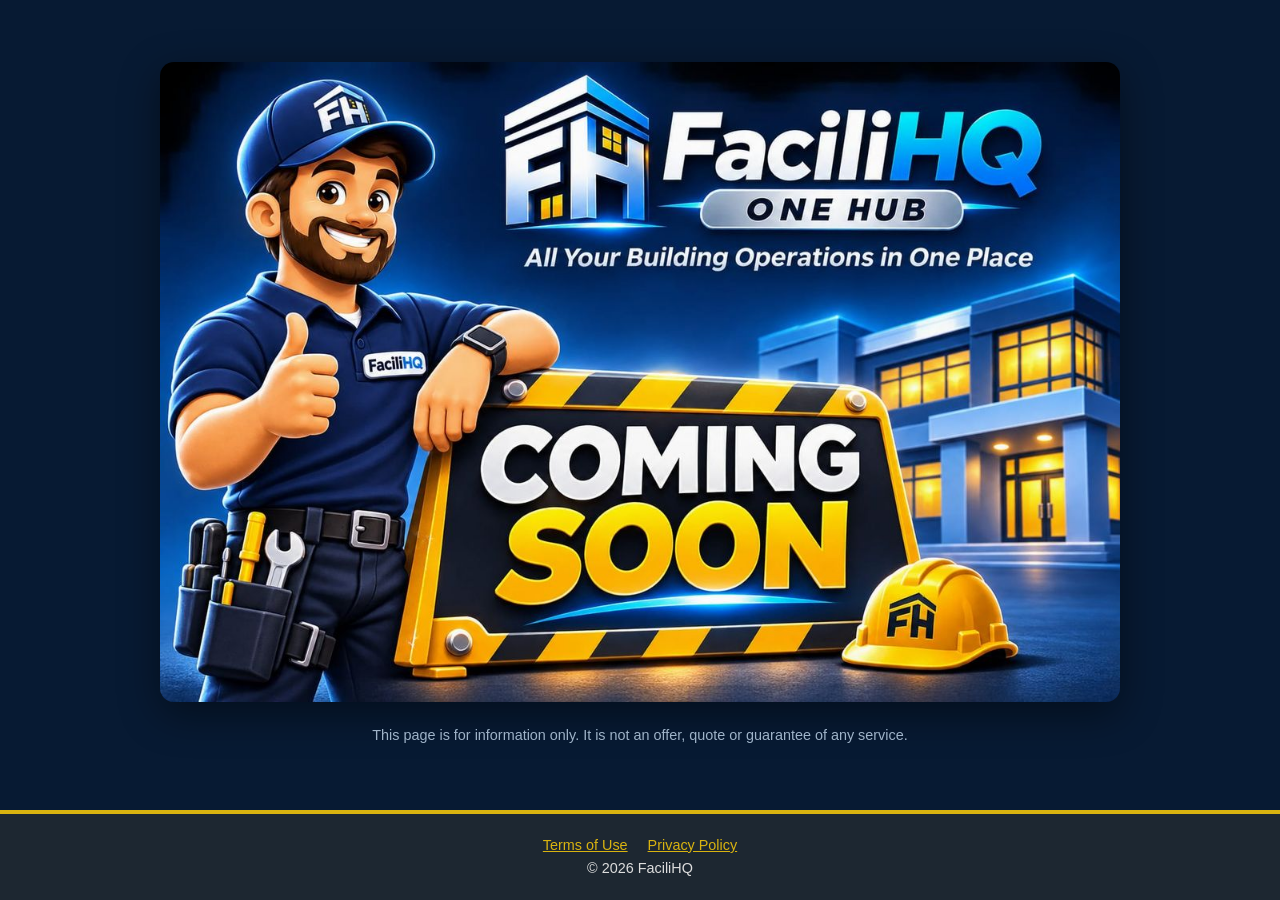
<file: index.html>
<!DOCTYPE html>
<html lang="en"><head><meta charset="utf-8"><meta name="viewport" content="width=device-width,initial-scale=1">
<title>FaciliHQ - New website coming soon</title>
<meta name="description" content="FaciliHQ website is under development."><meta name="robots" content="index,follow"><link rel="icon" href="favicon.ico" sizes="any"><link rel="icon" type="image/png" sizes="32x32" href="icon-32.png"><link rel="icon" type="image/png" sizes="16x16" href="icon-16.png"><link rel="apple-touch-icon" href="icon-180.png">
<style>
*{box-sizing:border-box}body{margin:0;font-family:Arial,Helvetica,sans-serif;color:#e8edf2;line-height:1.6;background:#071a33;display:flex;flex-direction:column;min-height:100vh}
main{flex:1;display:flex;flex-direction:column;align-items:center;justify-content:center;text-align:center;padding:36px 20px}
.hero{width:100%;max-width:960px;height:auto;border-radius:14px;display:block;box-shadow:0 12px 40px rgba(0,0,0,.45)}
.small{max-width:560px;font-size:.9rem;color:#9fb3c8;margin:22px auto 0}
a{color:#d9b310}
footer{background:#1d2731;color:#ddd;padding:20px;font-size:.9rem;text-align:center;border-top:4px solid #d9b310}footer a{color:#d9b310;margin:0 10px}
</style></head><body>
<main>
<img class="hero" src="coming-soon.jpg" alt="FaciliHQ - All your building operations in one place - coming soon" width="1200" height="800">
<p class="small">This page is for information only. It is not an offer, quote or guarantee of any service.</p>
</main>
<footer><a href="terms.html">Terms of Use</a><a href="privacy.html">Privacy Policy</a><br>&copy; 2026 FaciliHQ</footer>
</body></html>
</file>
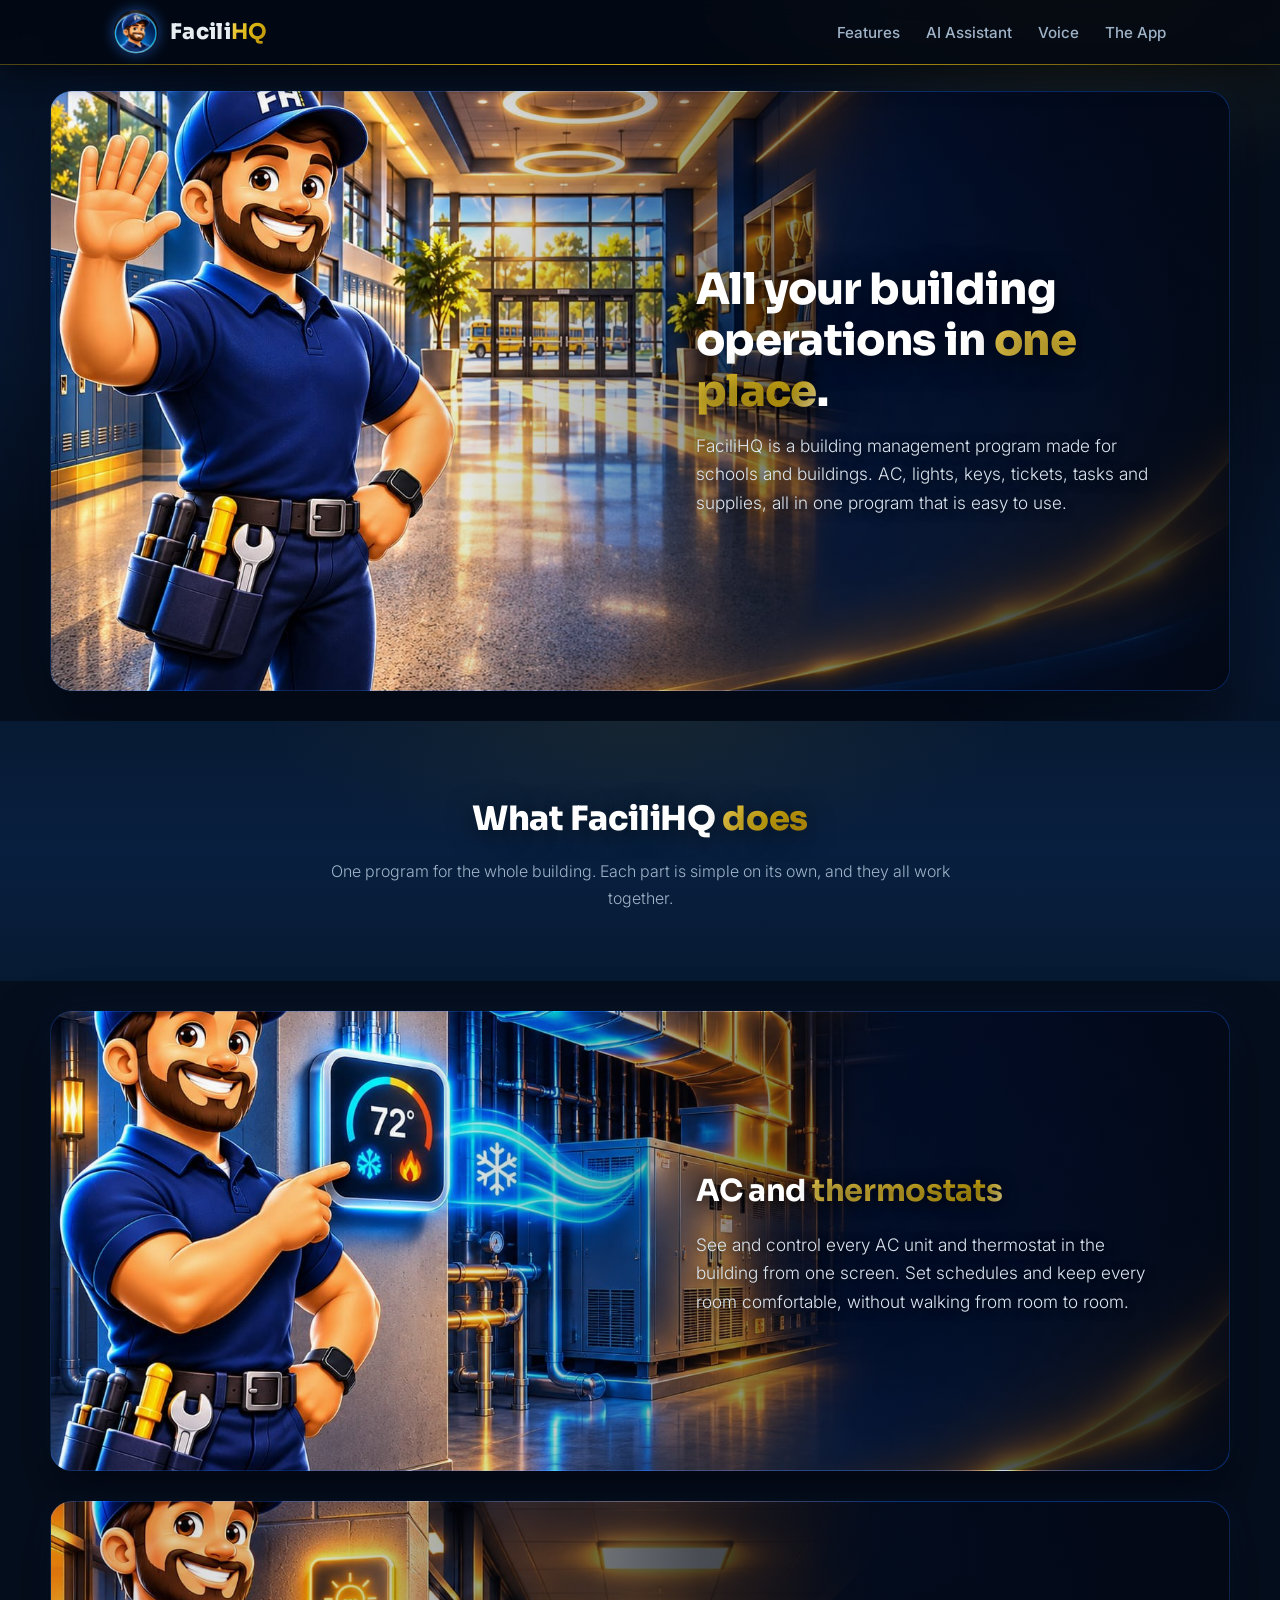
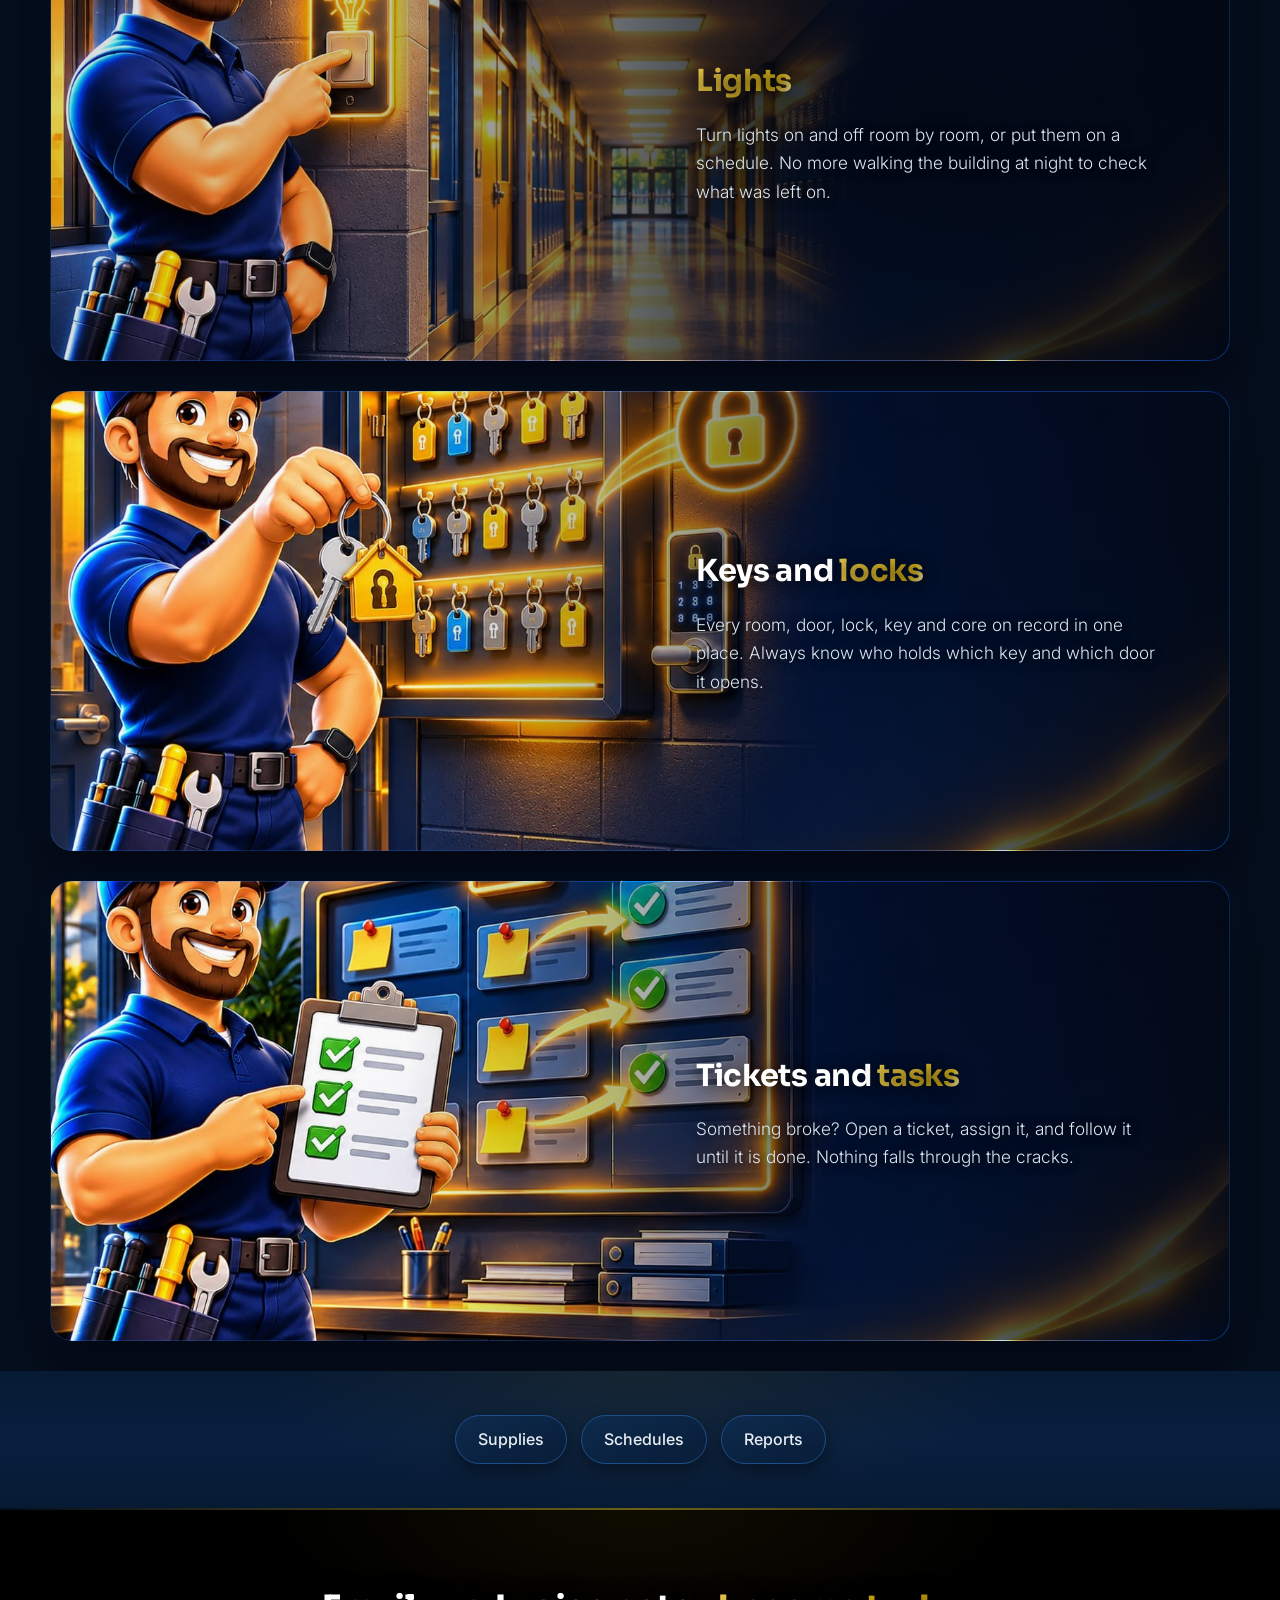
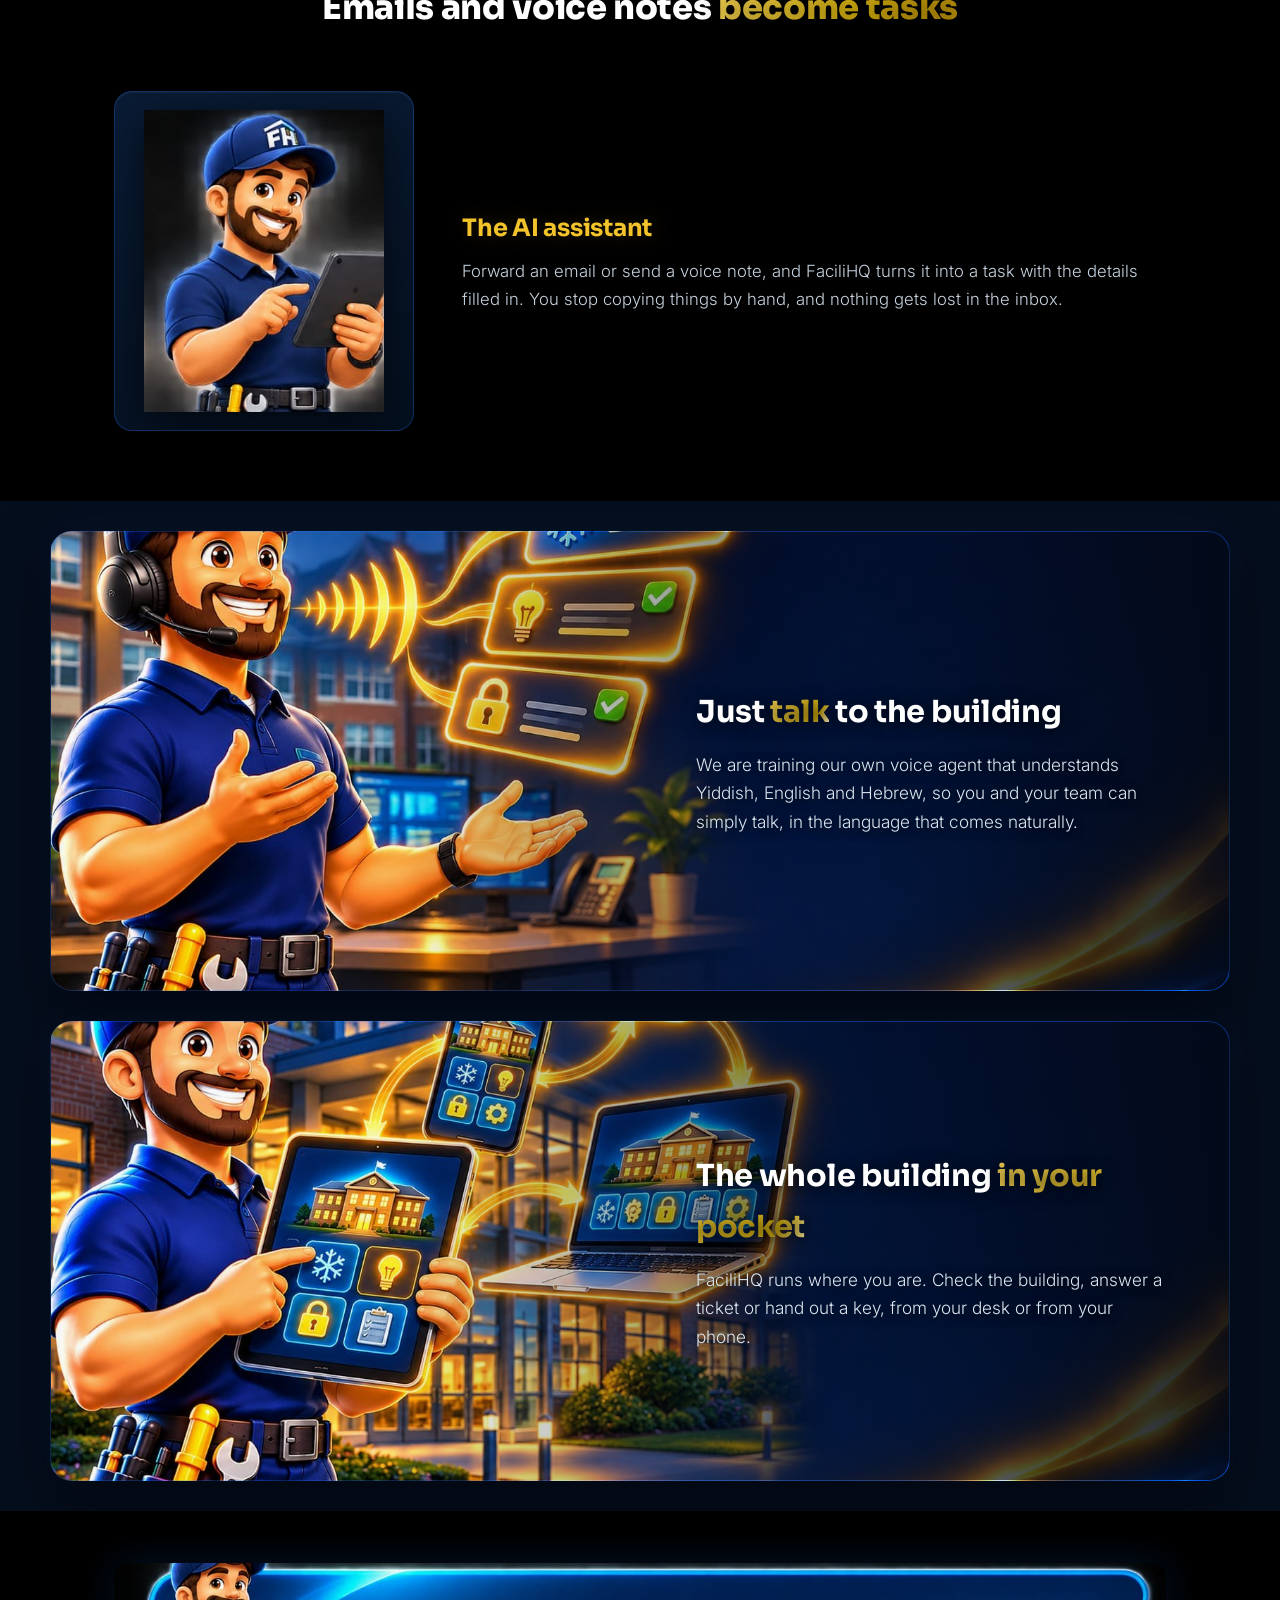
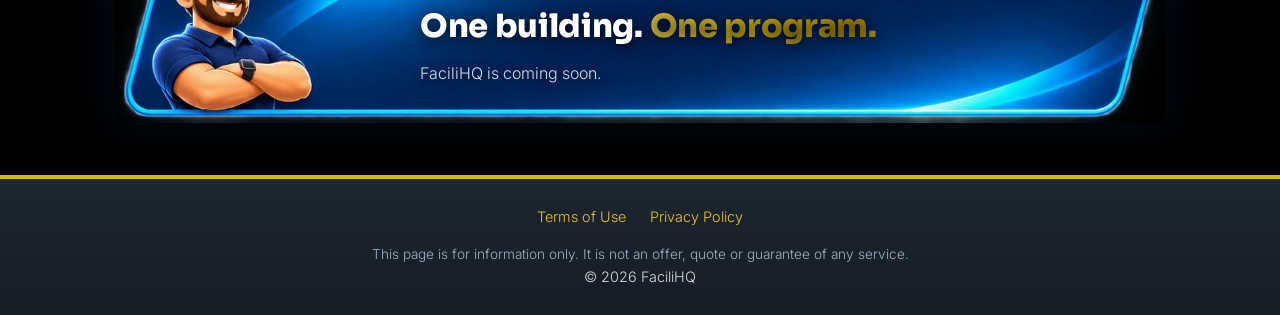
<file: preview-1a589e4327/index.html>
<!DOCTYPE html>
<html lang="en">
<head>
<meta charset="utf-8">
<meta name="viewport" content="width=device-width,initial-scale=1">
<title>FaciliHQ - All your building operations in one place</title>
<meta name="description" content="FaciliHQ is a building management program for schools and buildings: AC and thermostats, lights, keys and locks, tickets and tasks, supplies, an AI assistant and a voice agent.">
<meta name="robots" content="noindex, nofollow">
<link rel="icon" type="image/png" href="img/icon-round.png">
<link rel="preconnect" href="https://fonts.googleapis.com">
<link rel="preconnect" href="https://fonts.gstatic.com" crossorigin>
<link href="https://fonts.googleapis.com/css2?family=Sora:wght@600;700;800&family=Inter:wght@300;400;500;600&display=swap" rel="stylesheet">
<style>
*{box-sizing:border-box;margin:0;padding:0}
html{scroll-behavior:smooth}
body{font-family:'Inter',Arial,Helvetica,sans-serif;font-weight:300;color:#e8edf2;line-height:1.65;background:#050e1d;overflow-x:hidden}
img{display:block;max-width:100%}
.wrap{max-width:1100px;margin:0 auto;padding:0 24px;position:relative;z-index:2}
a{color:#f2c32b;text-decoration:none}

/* ---------- animated backdrop ---------- */
.bg-glow{position:fixed;inset:0;z-index:0;pointer-events:none;
  background:
    radial-gradient(700px 420px at 85% -5%, rgba(217,179,16,.13), transparent 60%),
    radial-gradient(800px 500px at -10% 30%, rgba(41,121,255,.12), transparent 60%),
    radial-gradient(700px 500px at 105% 70%, rgba(41,121,255,.09), transparent 60%),
    radial-gradient(600px 400px at 50% 105%, rgba(217,179,16,.08), transparent 60%);
  animation:bgDrift 22s ease-in-out infinite alternate}
@keyframes bgDrift{from{transform:translate3d(0,0,0) scale(1)}to{transform:translate3d(0,-30px,0) scale(1.06)}}

/* ---------- header ---------- */
header{background:rgba(3,8,18,.82);backdrop-filter:blur(10px);-webkit-backdrop-filter:blur(10px);
  border-bottom:1px solid rgba(217,179,16,.35);position:sticky;top:0;z-index:10;
  box-shadow:0 6px 30px rgba(0,0,0,.5)}
header::after{content:"";position:absolute;left:0;right:0;bottom:-1px;height:1px;
  background:linear-gradient(90deg,transparent,#d9b310,transparent);
  animation:goldLine 6s ease-in-out infinite}
@keyframes goldLine{0%,100%{opacity:.4}50%{opacity:1}}
header .wrap{display:flex;align-items:center;justify-content:space-between;padding-top:10px;padding-bottom:10px}
.brand{display:flex;align-items:center;gap:12px}
.brand img{width:44px;height:44px;border-radius:50%;box-shadow:0 0 14px rgba(41,121,255,.55);transition:box-shadow .3s}
.brand:hover img{box-shadow:0 0 22px rgba(217,179,16,.8)}
.brand span{font-family:'Sora',Arial,sans-serif;font-size:1.35rem;font-weight:800;letter-spacing:.3px;color:#e8edf2}
.brand span b{background:linear-gradient(120deg,#f6d454,#d9b310 55%,#b58a08);-webkit-background-clip:text;background-clip:text;color:transparent}
nav a{color:#9fb3c8;margin-left:22px;font-size:.95rem;font-weight:500;position:relative;transition:color .25s}
nav a::after{content:"";position:absolute;left:0;bottom:-4px;height:2px;width:0;background:linear-gradient(90deg,#f6d454,#d9b310);border-radius:2px;transition:width .3s;box-shadow:0 0 8px rgba(217,179,16,.8)}
nav a:hover{color:#f2c32b}
nav a:hover::after{width:100%}

/* ---------- scene sections ---------- */
section.scene{padding:0}
section.scene::before{inset:0;width:auto;height:auto;transform:none;border-radius:0}
.scene{position:relative;overflow:hidden;background-color:#02060e;background-size:cover;background-position:left center;background-repeat:no-repeat;
  min-height:460px;display:flex;align-items:center;
  width:calc(100% - 48px);max-width:1180px;margin:30px auto;
  border-radius:22px;border:1px solid rgba(41,121,255,.25);
  box-shadow:0 22px 55px rgba(0,0,0,.55),0 0 40px rgba(41,121,255,.07)}
.scene::before{content:"";position:absolute;inset:0;z-index:1;
  background:linear-gradient(90deg,rgba(3,8,18,.02) 30%,rgba(3,8,18,.5) 62%,rgba(3,8,18,.88) 100%)}
.scene .wrap{display:flex;justify-content:flex-end;width:100%}
.scene .txt{max-width:470px;padding:80px 0;text-shadow:0 2px 12px rgba(0,0,0,.85)}
.scene h3,.scene h1{color:#fff}
.scene h1{font-family:'Sora',Arial,sans-serif;font-weight:800;font-size:2.7rem;line-height:1.18;letter-spacing:-.015em;text-shadow:0 4px 30px rgba(0,0,0,.7)}
.scene h3{font-family:'Sora',Arial,sans-serif;font-weight:700;font-size:1.9rem;letter-spacing:-.01em;margin-bottom:12px;text-shadow:0 2px 16px rgba(0,0,0,.8)}
.scene h1 em,.scene h3 em{font-style:normal;background:linear-gradient(120deg,#f6d454,#d9b310 40%,#fff3c4 50%,#d9b310 60%,#b58a08);
  background-size:220% 100%;-webkit-background-clip:text;background-clip:text;color:transparent;animation:shine 5s linear infinite}
@keyframes shine{to{background-position:220% 0}}
.scene p{color:#dbe5ef;font-size:1.08rem;margin-top:14px}
.scene-img-mobile{display:none}
.scene.hero-scene{min-height:600px;margin-top:26px}
.scene.dim::before{background:linear-gradient(90deg,rgba(3,8,18,.12) 22%,rgba(3,8,18,.72) 55%,rgba(3,8,18,.95) 100%)}
.scene.dim .txt{background:radial-gradient(ellipse at center,rgba(3,8,18,.6),rgba(3,8,18,0) 72%);border-radius:24px}

/* ---------- plain sections ---------- */
section{padding:70px 0;position:relative;overflow:hidden}
section.dark{background:#000}
section.navy{background:linear-gradient(180deg,#071a33 0%,#081f3f 50%,#071a33 100%)}
section::before{content:"";position:absolute;left:50%;top:-140px;transform:translateX(-50%);width:760px;height:280px;
  background:radial-gradient(ellipse,rgba(217,179,16,.07),transparent 70%);pointer-events:none}
.divider{height:2px;border:0;background:linear-gradient(90deg,transparent,rgba(217,179,16,.5),transparent);position:relative;z-index:2}
h2{font-family:'Sora',Arial,sans-serif;font-weight:800;font-size:2.1rem;letter-spacing:-.01em;color:#fff;text-align:center;text-shadow:0 4px 26px rgba(0,0,0,.55)}
h2 em{font-style:normal;background:linear-gradient(120deg,#f6d454,#d9b310 55%,#b58a08);-webkit-background-clip:text;background-clip:text;color:transparent}
.sub{text-align:center;color:#9fb3c8;margin:12px auto 0;max-width:640px}

/* ---------- card row (AI assistant) ---------- */
.row{display:flex;align-items:center;gap:48px;margin-top:56px}
.row .pic{flex:0 0 300px;border-radius:18px;padding:18px;display:flex;justify-content:center;position:relative;
  background:linear-gradient(160deg,#0b1626,#02060e);
  border:1px solid rgba(41,121,255,.28);
  box-shadow:0 14px 40px rgba(0,0,0,.55),inset 0 1px 0 rgba(255,255,255,.05);
  transition:transform .35s ease,box-shadow .35s ease,border-color .35s ease}
.row .pic::after{content:"";position:absolute;inset:-1px;border-radius:18px;pointer-events:none;
  background:linear-gradient(140deg,rgba(217,179,16,.35),transparent 40%,transparent 60%,rgba(41,121,255,.3));
  opacity:0;transition:opacity .35s}
.row .pic:hover{transform:translateY(-8px) scale(1.02);border-color:rgba(217,179,16,.7);
  box-shadow:0 22px 55px rgba(0,0,0,.7),0 0 34px rgba(217,179,16,.28),0 0 60px rgba(41,121,255,.18)}
.row .pic:hover::after{opacity:1}
.row .pic img{width:240px;transition:transform .35s ease;filter:drop-shadow(0 10px 22px rgba(0,0,0,.6))}
.row .pic:hover img{transform:scale(1.05)}
section.dark .row .pic{background:linear-gradient(160deg,#0a1c36,#04101f)}
.row .txt{flex:1}
.row .txt h3{font-family:'Sora',Arial,sans-serif;font-weight:700;font-size:1.5rem;letter-spacing:-.01em;color:#f2c32b;margin-bottom:10px;text-shadow:0 0 22px rgba(217,179,16,.25)}
.row .txt p{color:#c6d2de;font-size:1.05rem}

/* ---------- chips ---------- */
.chips{display:flex;flex-wrap:wrap;gap:14px;justify-content:center}
.chips span{background:linear-gradient(160deg,#0d2a4d,#081d38);border:1px solid #1d4e89;color:#e8edf2;border-radius:999px;
  padding:10px 22px;font-size:1rem;font-weight:500;transition:transform .3s,box-shadow .3s,border-color .3s;box-shadow:0 6px 18px rgba(0,0,0,.4)}
.chips span:hover{transform:translateY(-4px);border-color:#d9b310;box-shadow:0 10px 26px rgba(0,0,0,.55),0 0 18px rgba(217,179,16,.35)}
.chips-band{padding:44px 0}

/* ---------- banner strip ---------- */
.strip{background:#000;padding:52px 0;position:relative}
.strip .frame{position:relative;max-width:1100px;margin:0 auto;padding:0 24px}
.strip img{width:100%;border-radius:14px;box-shadow:0 18px 50px rgba(0,0,0,.65),0 0 40px rgba(41,121,255,.18);
  transition:transform .4s ease,box-shadow .4s ease}
.strip .frame:hover img{transform:scale(1.012);box-shadow:0 22px 60px rgba(0,0,0,.75),0 0 55px rgba(217,179,16,.3)}
.strip .over{position:absolute;top:0;bottom:0;right:8%;left:30%;display:flex;flex-direction:column;justify-content:center;align-items:flex-start}
.strip .over h2{text-align:left;font-size:2rem;text-shadow:0 2px 14px rgba(0,0,0,.8)}
.strip .over p{color:#d3dfeb;margin-top:8px;text-shadow:0 2px 10px rgba(0,0,0,.8)}

/* ---------- footer ---------- */
footer{background:linear-gradient(180deg,#1d2731,#141c24);color:#ddd;padding:26px 20px;font-size:.9rem;text-align:center;
  border-top:4px solid #d9b310;box-shadow:0 -8px 30px rgba(0,0,0,.4);position:relative;z-index:2}
footer a{color:#f2c32b;margin:0 10px;transition:text-shadow .25s}
footer a:hover{text-shadow:0 0 12px rgba(217,179,16,.7)}
footer .small{max-width:560px;margin:14px auto 0;color:#9fb3c8;font-size:.85rem}

/* ---------- scroll-in reveal ---------- */
.reveal{opacity:0;transform:translateY(34px);transition:opacity .8s ease,transform .8s cubic-bezier(.22,.8,.3,1)}
.reveal.in{opacity:1;transform:none}
.reveal.d1{transition-delay:.08s}.reveal.d2{transition-delay:.16s}.reveal.d3{transition-delay:.24s}
@media(prefers-reduced-motion:reduce){
  *{animation:none!important;transition:none!important}
  .reveal{opacity:1;transform:none}
}

@media(max-width:820px){
  .scene{min-height:0;display:block;background-image:none!important;width:calc(100% - 28px);margin:18px auto}
  .scene.hero-scene{margin-top:14px}
  .scene::before{display:none}
  .scene-img-mobile{display:block;width:100%}
  .scene .wrap{padding:0}
  .scene .txt{max-width:none;text-align:center;padding:26px 24px 48px}
  .scene h1{font-size:2rem}
  .row{flex-direction:column;gap:24px;text-align:center}
  .row .pic{flex:0 0 auto}
  .strip .over{position:static;padding:18px 8px 0}
  .strip .over h2{text-align:center;width:100%}
  .strip img{display:none}
  .strip{padding:40px 0 0}
  nav{display:none}
}
</style>
</head>
<body>

<div class="bg-glow"></div>

<header>
  <div class="wrap">
    <div class="brand">
      <img src="img/icon-round.png" alt="FaciliHQ logo">
      <span>Facili<b>HQ</b></span>
    </div>
    <nav>
      <a href="#features">Features</a>
      <a href="#ai">AI Assistant</a>
      <a href="#voice">Voice</a>
      <a href="#app">The App</a>
    </nav>
  </div>
</header>

<section class="scene hero-scene reveal in" style="background-image:url('img/scene-welcome.jpg')" aria-label="Welcome">
  <img class="scene-img-mobile" src="img/scene-welcome.jpg" alt="The FaciliHQ building manager waving hello in a school lobby">
  <div class="wrap">
    <div class="txt">
      <h1>All your building operations in <em>one place</em>.</h1>
      <p>FaciliHQ is a building management program made for schools and buildings. AC, lights, keys, tickets, tasks and supplies, all in one program that is easy to use.</p>
    </div>
  </div>
</section>

<section class="navy" id="features">
  <div class="wrap">
    <h2 class="reveal">What FaciliHQ <em>does</em></h2>
    <p class="sub reveal d1">One program for the whole building. Each part is simple on its own, and they all work together.</p>
  </div>
</section>

<section class="scene reveal" style="background-image:url('img/scene-hvac.jpg')" aria-label="AC and thermostats">
  <img class="scene-img-mobile" src="img/scene-hvac.jpg" alt="Character pointing at a smart thermostat in the mechanical room">
  <div class="wrap">
    <div class="txt">
      <h3>AC and <em>thermostats</em></h3>
      <p>See and control every AC unit and thermostat in the building from one screen. Set schedules and keep every room comfortable, without walking from room to room.</p>
    </div>
  </div>
</section>

<section class="scene dim reveal" style="background-image:url('img/scene-lights.jpg')" aria-label="Lights">
  <img class="scene-img-mobile" src="img/scene-lights.jpg" alt="Character switching on the lights in a school hallway">
  <div class="wrap">
    <div class="txt">
      <h3><em>Lights</em></h3>
      <p>Turn lights on and off room by room, or put them on a schedule. No more walking the building at night to check what was left on.</p>
    </div>
  </div>
</section>

<section class="scene reveal" style="background-image:url('img/scene-keys.jpg')" aria-label="Keys and locks">
  <img class="scene-img-mobile" src="img/scene-keys.jpg" alt="Character holding keys in front of a glowing key cabinet">
  <div class="wrap">
    <div class="txt">
      <h3>Keys and <em>locks</em></h3>
      <p>Every room, door, lock, key and core on record in one place. Always know who holds which key and which door it opens.</p>
    </div>
  </div>
</section>

<section class="scene reveal" style="background-image:url('img/scene-tasks.jpg')" aria-label="Tickets and tasks">
  <img class="scene-img-mobile" src="img/scene-tasks.jpg" alt="Character with a checklist in front of a live tasks board">
  <div class="wrap">
    <div class="txt">
      <h3>Tickets and <em>tasks</em></h3>
      <p>Something broke? Open a ticket, assign it, and follow it until it is done. Nothing falls through the cracks.</p>
    </div>
  </div>
</section>

<section class="navy chips-band">
  <div class="wrap">
    <div class="chips reveal">
      <span>Supplies</span>
      <span>Schedules</span>
      <span>Reports</span>
    </div>
  </div>
</section>

<hr class="divider">

<section class="dark" id="ai">
  <div class="wrap">
    <h2 class="reveal">Emails and voice notes <em>become tasks</em></h2>
    <div class="row reveal d1">
      <div class="pic"><img src="img/pose-tablet.png" alt="Character holding a tablet"></div>
      <div class="txt">
        <h3>The AI assistant</h3>
        <p>Forward an email or send a voice note, and FaciliHQ turns it into a task with the details filled in. You stop copying things by hand, and nothing gets lost in the inbox.</p>
      </div>
    </div>
  </div>
</section>

<section class="scene reveal" id="voice" style="background-image:url('img/scene-voice.jpg')" aria-label="Voice agent">
  <img class="scene-img-mobile" src="img/scene-voice.jpg" alt="Character with a headset turning speech into checked-off tasks">
  <div class="wrap">
    <div class="txt">
      <h3>Just <em>talk</em> to the building</h3>
      <p>We are training our own voice agent that understands Yiddish, English and Hebrew, so you and your team can simply talk, in the language that comes naturally.</p>
    </div>
  </div>
</section>

<section class="scene reveal" id="app" style="background-image:url('img/scene-devices.jpg')" aria-label="The app">
  <img class="scene-img-mobile" src="img/scene-devices.jpg" alt="Character with a phone, tablet and laptop all connected to the cloud">
  <div class="wrap">
    <div class="txt">
      <h3>The whole building <em>in your pocket</em></h3>
      <p>FaciliHQ runs where you are. Check the building, answer a ticket or hand out a key, from your desk or from your phone.</p>
    </div>
  </div>
</section>

<div class="strip reveal">
  <div class="frame">
    <img src="img/banner-wide.png" alt="FaciliHQ banner">
    <div class="over">
      <h2>One building. <em>One program.</em></h2>
      <p>FaciliHQ is coming soon.</p>
    </div>
  </div>
</div>

<footer>
  <a href="/terms.html">Terms of Use</a>
  <a href="/privacy.html">Privacy Policy</a>
  <p class="small">This page is for information only. It is not an offer, quote or guarantee of any service.</p>
  &copy; 2026 FaciliHQ
</footer>

<script>
(function(){
  var els = document.querySelectorAll('.reveal');
  if (!('IntersectionObserver' in window)) {
    els.forEach(function(e){e.classList.add('in')});
    return;
  }
  var io = new IntersectionObserver(function(entries){
    entries.forEach(function(en){
      if (en.isIntersecting) { en.target.classList.add('in'); io.unobserve(en.target); }
    });
  }, {threshold: .12});
  function markVisible(){
    els.forEach(function(e){
      if (e.classList.contains('in')) return;
      var r = e.getBoundingClientRect();
      if (r.top < window.innerHeight && r.bottom > 0) e.classList.add('in');
      else io.observe(e);
    });
  }
  if (document.readyState === 'loading') document.addEventListener('DOMContentLoaded', markVisible);
  else markVisible();
  window.addEventListener('load', markVisible);
})();
</script>

</body>
</html>
</file>
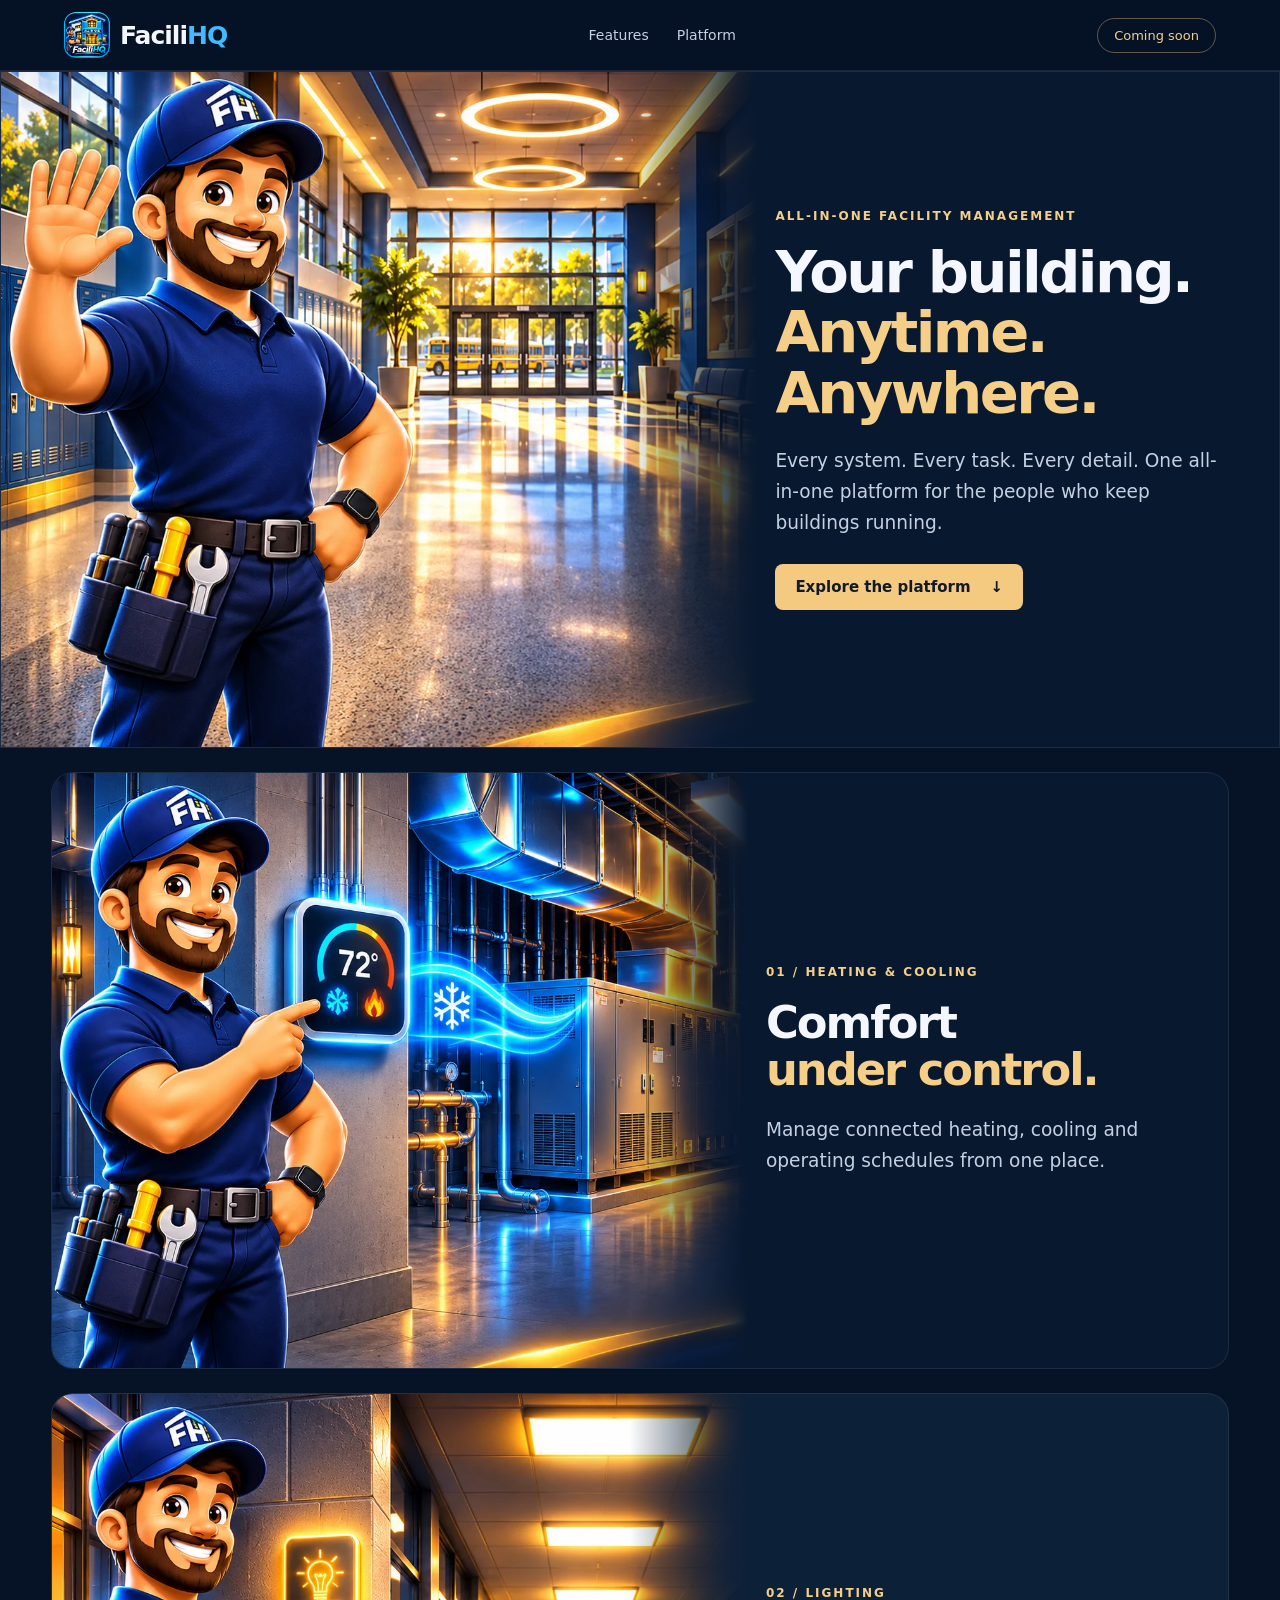
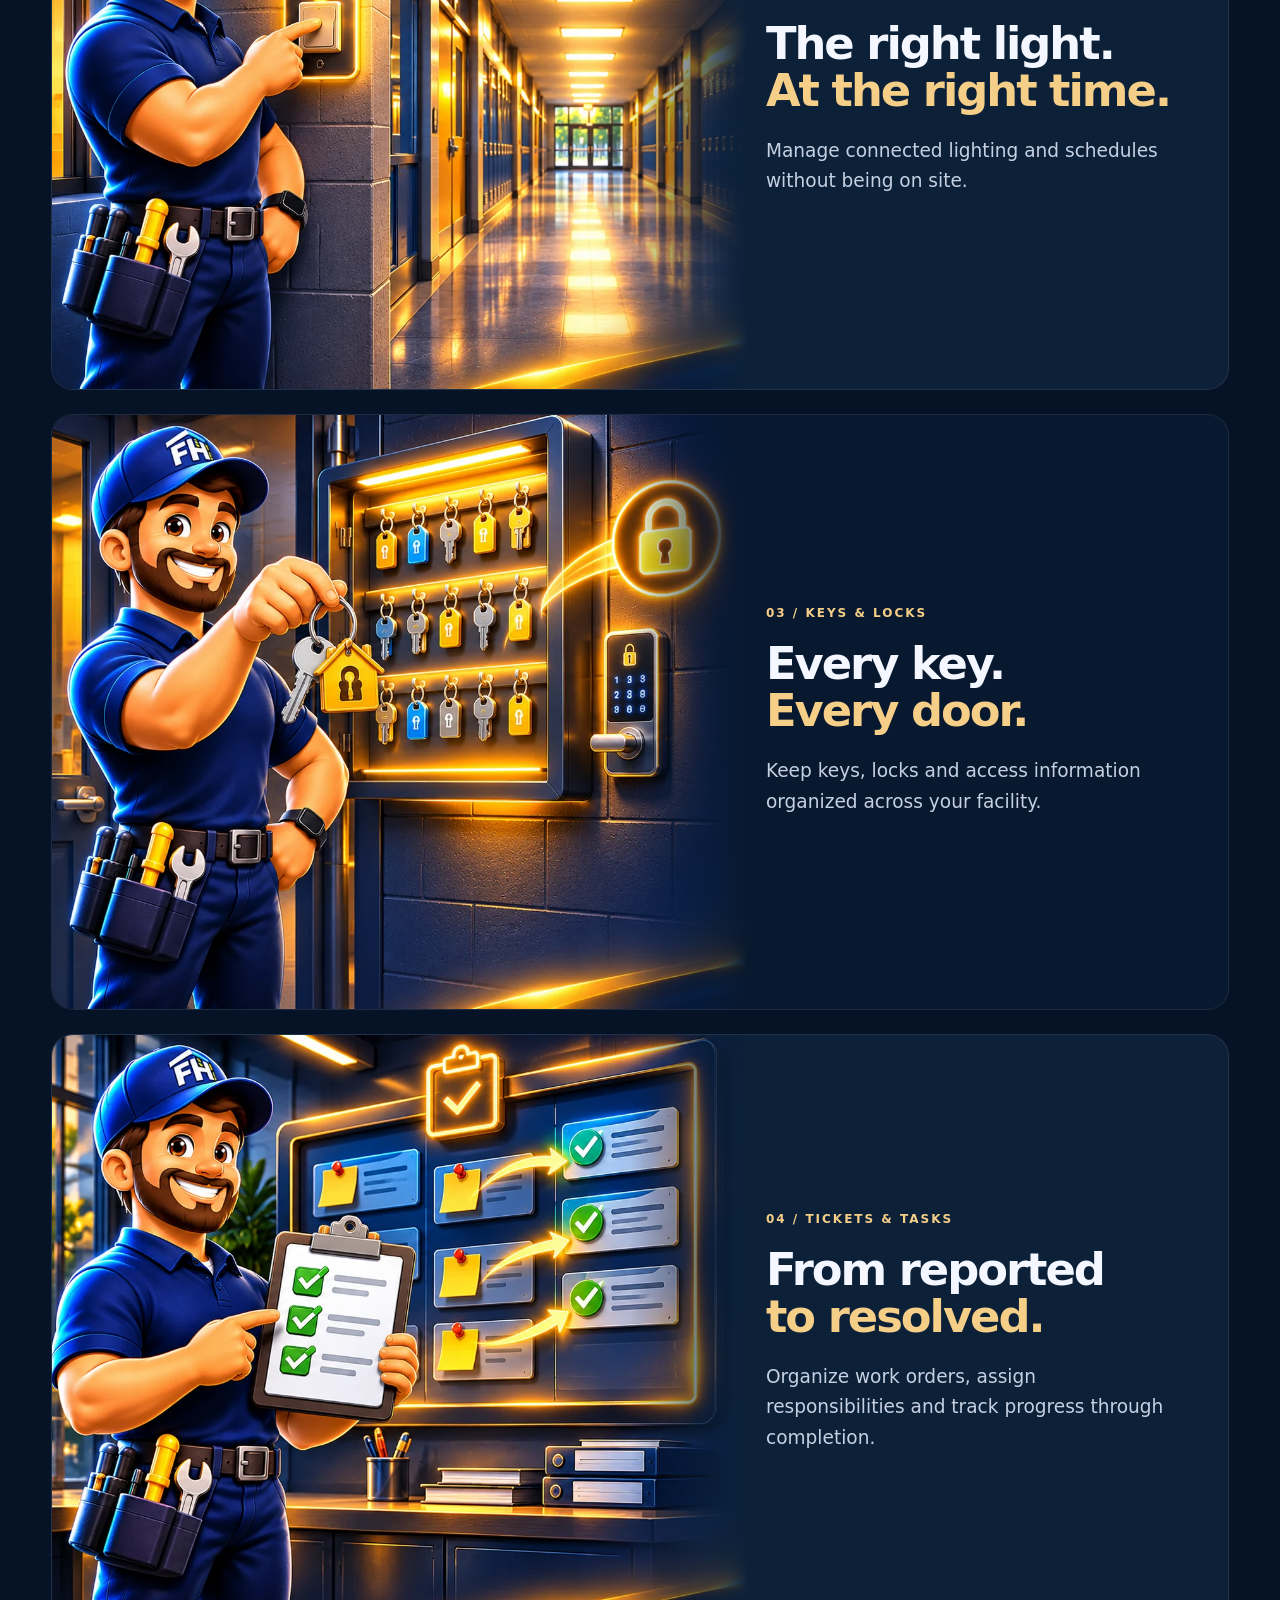
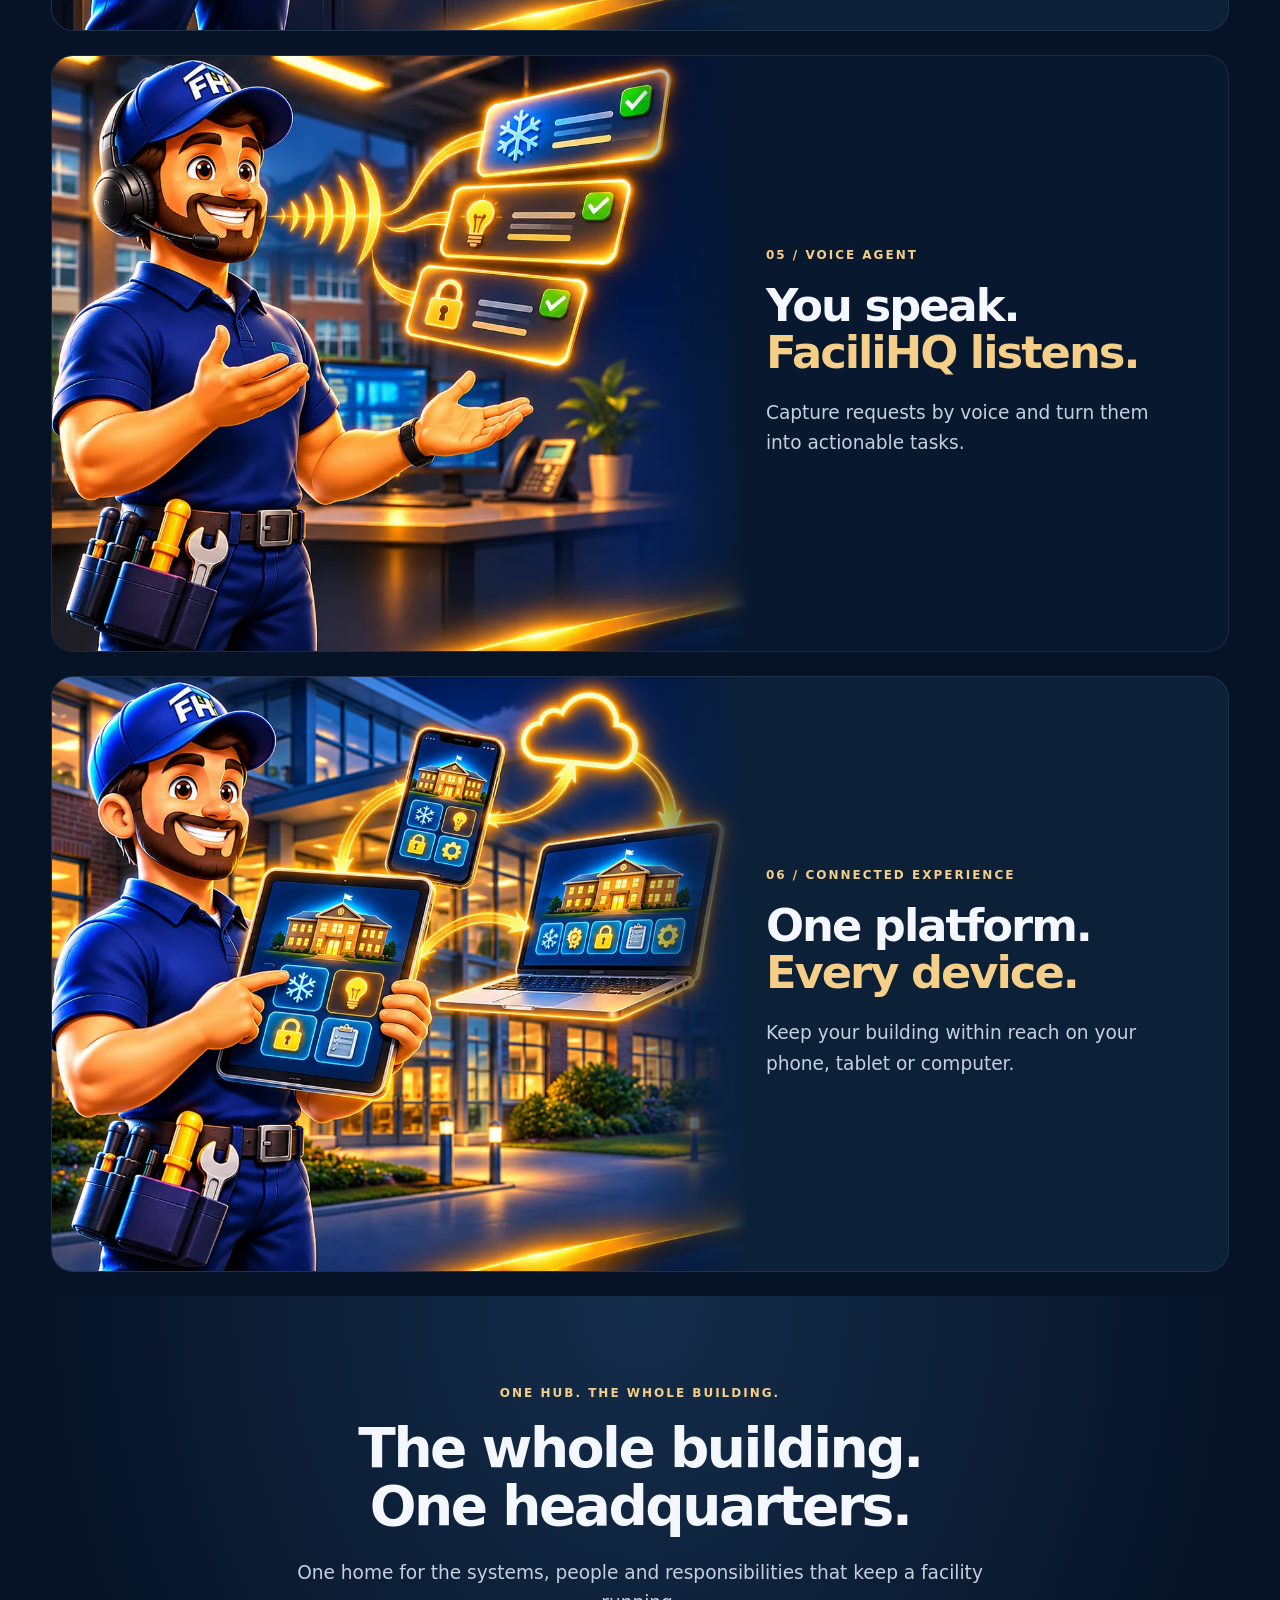
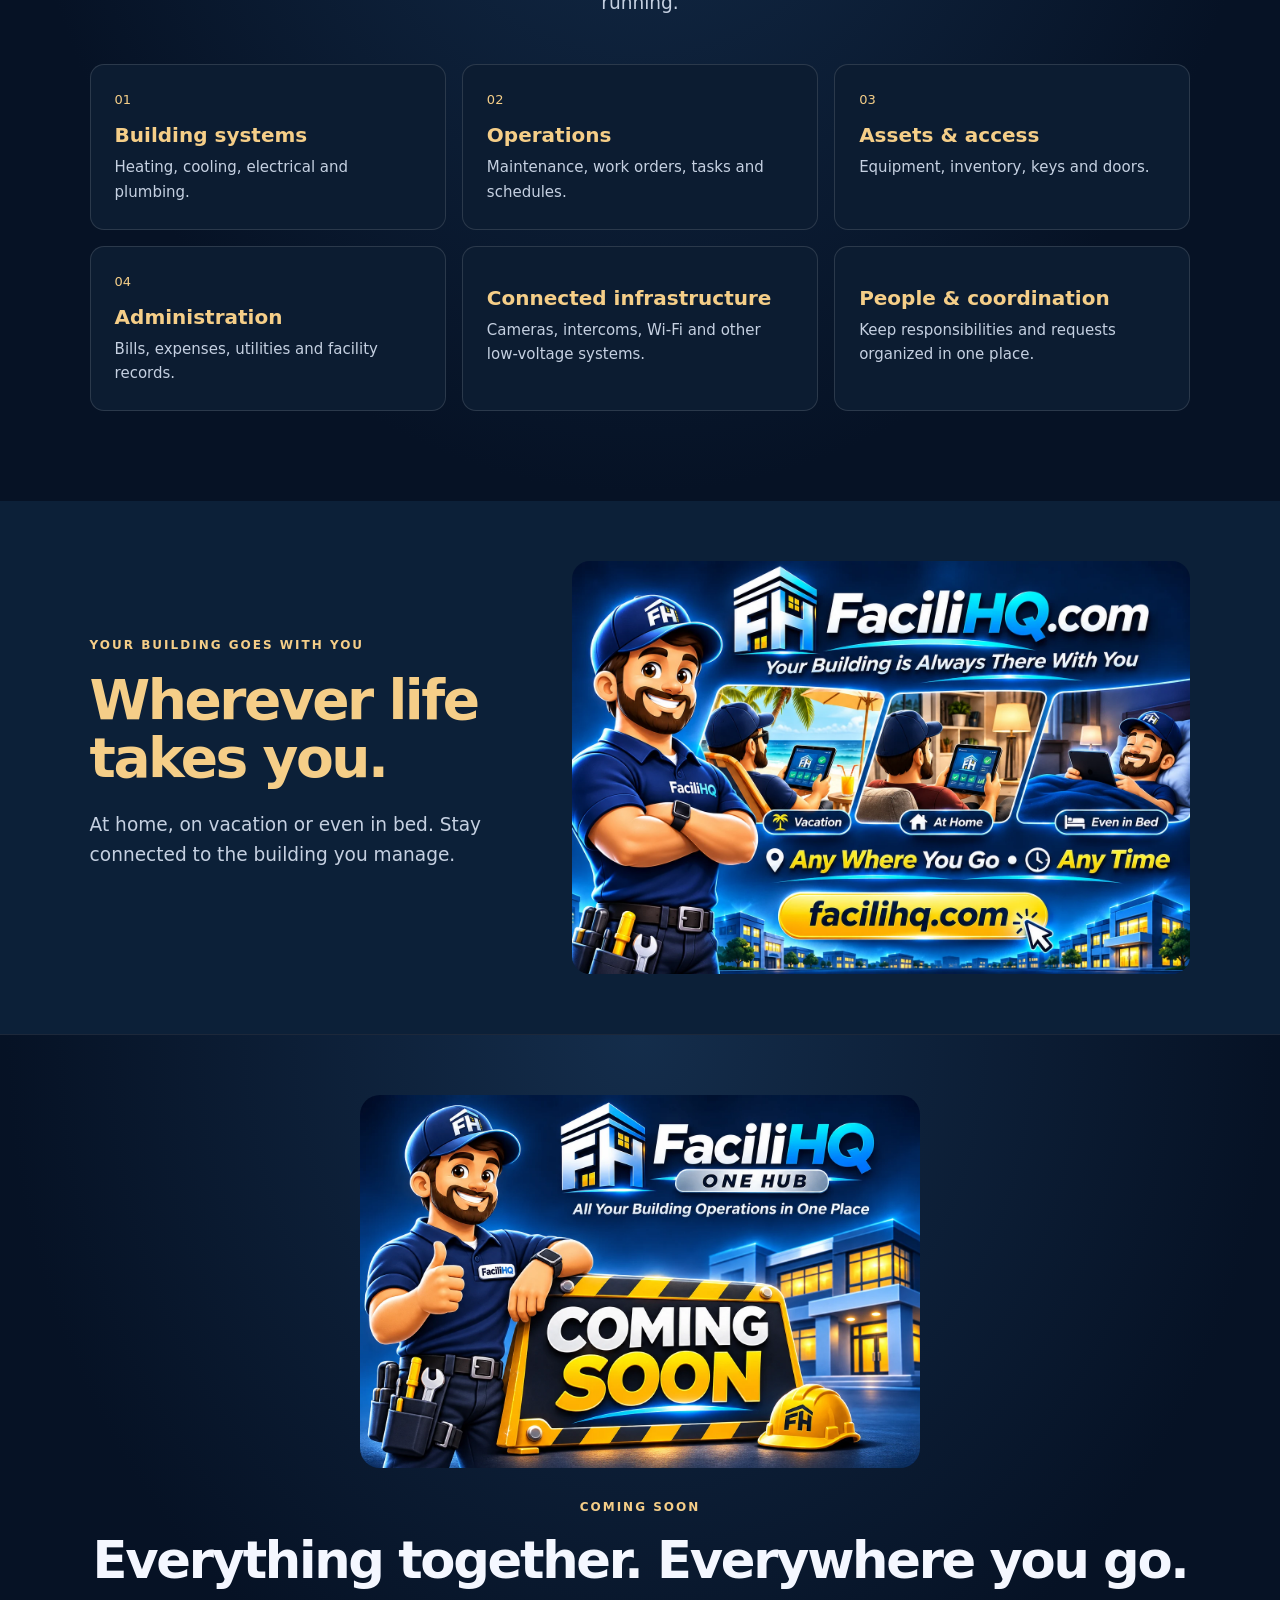
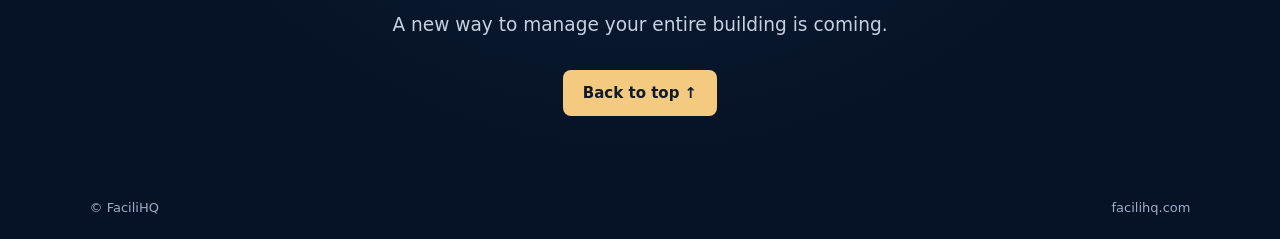
<file: preview-4a81227739/index.html>
<!DOCTYPE html>
<html lang="en"><head><meta charset="utf-8"/><meta content="width=device-width, initial-scale=1" name="viewport"/><meta content="FaciliHQ: one platform for your entire building. Coming soon." name="description"/><meta content="#061225" name="theme-color"/><meta content="noindex, nofollow" name="robots"/><title>FaciliHQ | Your building. Anytime. Anywhere.</title><link href="assets/logo.webp" rel="icon"/><link href="style.css" rel="stylesheet"/><script defer="" src="script.js"></script></head><body><header><a class="brand" href="#welcome"><img alt="" src="assets/logo.webp"/><span>Facili<b>HQ</b></span></a><nav aria-label="Main navigation"><a href="#hvac">Features</a><a href="#platform">Platform</a></nav><a class="status" href="#coming-soon">Coming soon</a></header><main><section aria-labelledby="welcome-title" class="scene hero" id="welcome"><div class="art"><img alt="FaciliHQ mascot illustrating every system. every task. every detail." fetchpriority="high" src="assets/welcome.webp"/></div><div class="copy"><span class="eyebrow">ALL-IN-ONE FACILITY MANAGEMENT</span><h1 id="welcome-title">Your building. <span>Anytime. Anywhere.</span></h1><p>Every system. Every task. Every detail. One all-in-one platform for the people who keep buildings running.</p><a class="cta" href="#hvac">Explore the platform <span aria-hidden="true">↓</span></a></div></section><section aria-labelledby="hvac-title" class="scene" id="hvac"><div class="art"><img alt="FaciliHQ mascot illustrating heating &amp; cooling" loading="lazy" src="assets/hvac.webp"/></div><div class="copy"><span class="eyebrow">01 / Heating &amp; cooling</span><h2 id="hvac-title">Comfort <span>under control.</span></h2><p>Manage connected heating, cooling and operating schedules from one place.</p></div></section><section aria-labelledby="lights-title" class="scene" id="lights"><div class="art"><img alt="FaciliHQ mascot illustrating lighting" loading="lazy" src="assets/lights.webp"/></div><div class="copy"><span class="eyebrow">02 / Lighting</span><h2 id="lights-title">The right light. <span>At the right time.</span></h2><p>Manage connected lighting and schedules without being on site.</p></div></section><section aria-labelledby="keys-title" class="scene" id="keys"><div class="art"><img alt="FaciliHQ mascot illustrating keys &amp; locks" loading="lazy" src="assets/keys.webp"/></div><div class="copy"><span class="eyebrow">03 / Keys &amp; locks</span><h2 id="keys-title">Every key. <span>Every door.</span></h2><p>Keep keys, locks and access information organized across your facility.</p></div></section><section aria-labelledby="tasks-title" class="scene" id="tasks"><div class="art"><img alt="FaciliHQ mascot illustrating tickets &amp; tasks" loading="lazy" src="assets/tasks.webp"/></div><div class="copy"><span class="eyebrow">04 / Tickets &amp; tasks</span><h2 id="tasks-title">From reported <span>to resolved.</span></h2><p>Organize work orders, assign responsibilities and track progress through completion.</p></div></section><section aria-labelledby="voice-title" class="scene" id="voice"><div class="art"><img alt="FaciliHQ mascot illustrating voice agent" loading="lazy" src="assets/voice.webp"/></div><div class="copy"><span class="eyebrow">05 / Voice agent</span><h2 id="voice-title">You speak. <span>FaciliHQ listens.</span></h2><p>Capture requests by voice and turn them into actionable tasks.</p></div></section><section aria-labelledby="app-title" class="scene" id="app"><div class="art"><img alt="FaciliHQ mascot illustrating connected experience" loading="lazy" src="assets/app.webp"/></div><div class="copy"><span class="eyebrow">06 / Connected experience</span><h2 id="app-title">One platform. <span>Every device.</span></h2><p>Keep your building within reach on your phone, tablet or computer.</p></div></section><section class="platform" id="platform"><span class="eyebrow">ONE HUB. THE WHOLE BUILDING.</span><h2>The whole building. One headquarters.</h2><p>One home for the systems, people and responsibilities that keep a facility running.</p><div class="tiles"><div><span aria-hidden="true">01</span><h3>Building systems</h3><p>Heating, cooling, electrical and plumbing.</p></div><div><span aria-hidden="true">02</span><h3>Operations</h3><p>Maintenance, work orders, tasks and schedules.</p></div><div><span aria-hidden="true">03</span><h3>Assets &amp; access</h3><p>Equipment, inventory, keys and doors.</p></div><div><span aria-hidden="true">04</span><h3>Administration</h3><p>Bills, expenses, utilities and facility records.</p></div><div><h3>Connected infrastructure</h3><p>Cameras, intercoms, Wi-Fi and other low-voltage systems.</p></div><div><h3>People &amp; coordination</h3><p>Keep responsibilities and requests organized in one place.</p></div></div></section><section class="remote" id="anywhere"><div class="remote-copy"><span class="eyebrow">YOUR BUILDING GOES WITH YOU</span><h2>Wherever life takes you.</h2><p>At home, on vacation or even in bed. Stay connected to the building you manage.</p></div><img alt="FaciliHQ illustration showing remote building management on vacation, at home and in bed" loading="lazy" src="assets/anywhere.webp"/></section><section class="closing" id="coming-soon"><img alt="FaciliHQ coming soon artwork" loading="lazy" src="assets/coming.webp"/><span class="eyebrow">COMING SOON</span><h2>Everything together. Everywhere you go.</h2><p>A new way to manage your entire building is coming.</p><a class="cta" href="#welcome">Back to top ↑</a></section></main><footer><span>© FaciliHQ</span><span>facilihq.com</span></footer></body></html>
</file>
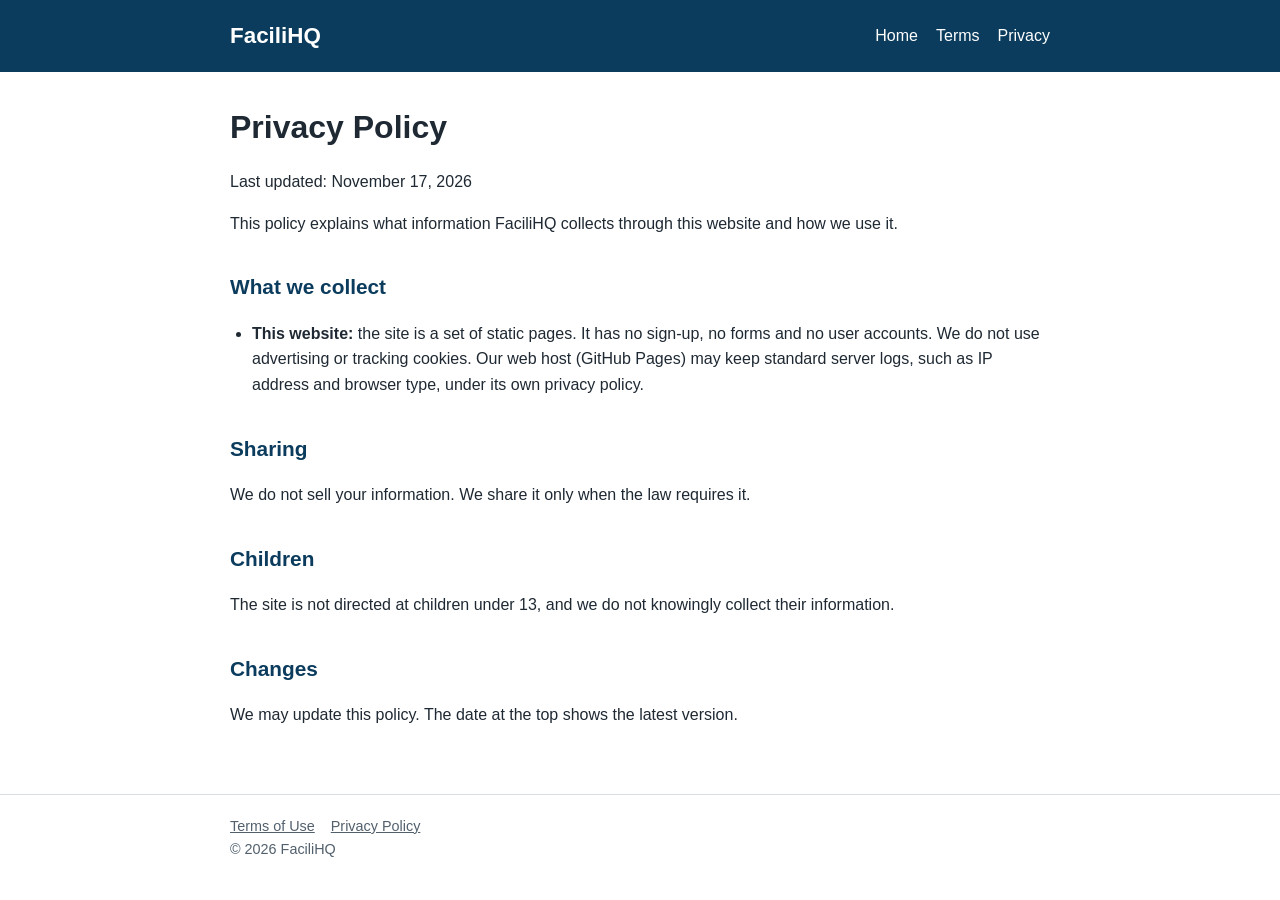
<file: privacy.html>
<!DOCTYPE html>
<html lang="en"><head><meta charset="utf-8"><meta name="viewport" content="width=device-width,initial-scale=1">
<title>Privacy Policy - FaciliHQ</title><meta name="description" content="FaciliHQ website is under development.">
<link rel="icon" href="favicon.ico" sizes="any"><link rel="icon" type="image/png" sizes="32x32" href="icon-32.png"><link rel="icon" type="image/png" sizes="16x16" href="icon-16.png"><link rel="apple-touch-icon" href="icon-180.png"><link rel="stylesheet" href="style.css"></head><body>
<header><div class="wrap"><a class="brand" href="index.html">FaciliHQ</a><nav><a href="index.html">Home</a><a href="terms.html">Terms</a><a href="privacy.html">Privacy</a></nav></div></header>
<main><div class="wrap">
<h1>Privacy Policy</h1><p>Last updated: November 17, 2026</p>
<p>This policy explains what information FaciliHQ collects through this website and how we use it.</p>
<h2>What we collect</h2><ul><li><strong>This website:</strong> the site is a set of static pages. It has no sign-up, no forms and no user accounts. We do not use advertising or tracking cookies. Our web host (GitHub Pages) may keep standard server logs, such as IP address and browser type, under its own privacy policy.</li></ul>
<h2>Sharing</h2><p>We do not sell your information. We share it only when the law requires it.</p>
<h2>Children</h2><p>The site is not directed at children under 13, and we do not knowingly collect their information.</p>
<h2>Changes</h2><p>We may update this policy. The date at the top shows the latest version.</p>
</div></main>
<footer><div class="wrap"><a href="terms.html">Terms of Use</a><a href="privacy.html">Privacy Policy</a><br>&copy; 2026 FaciliHQ</div></footer>
</body></html>
</file>
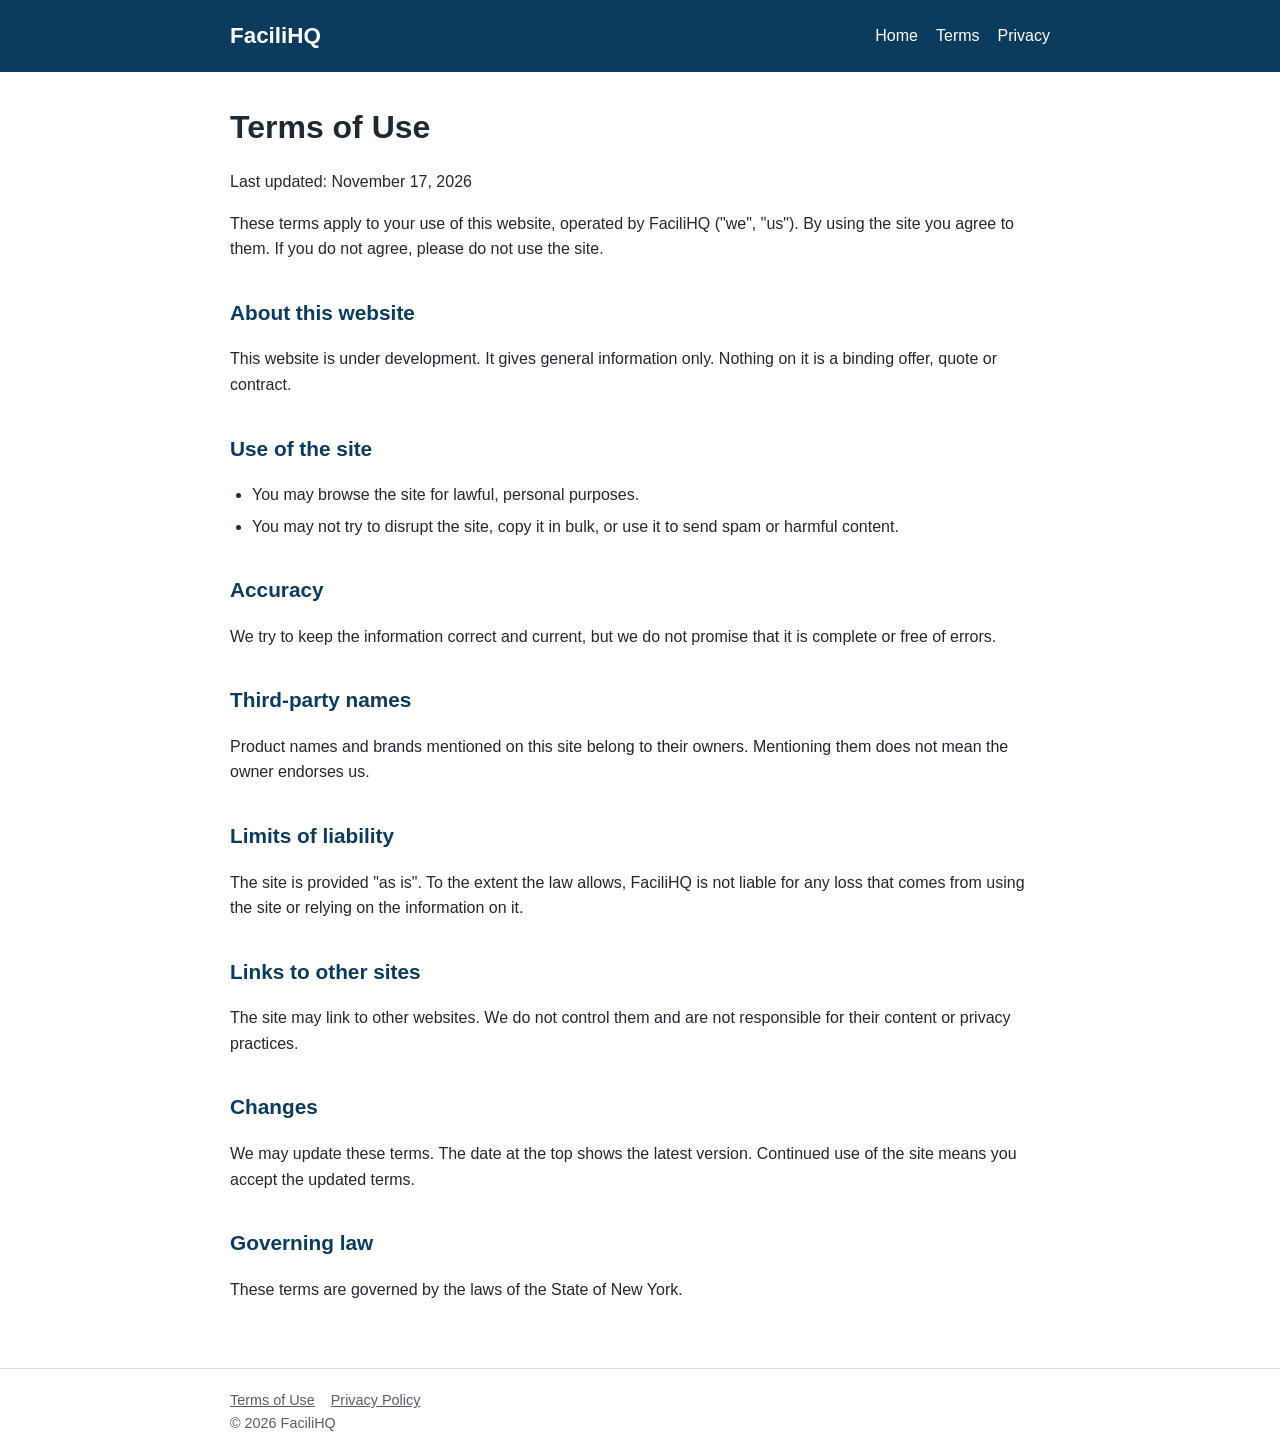
<file: terms.html>
<!DOCTYPE html>
<html lang="en"><head><meta charset="utf-8"><meta name="viewport" content="width=device-width,initial-scale=1">
<title>Terms of Use - FaciliHQ</title><meta name="description" content="FaciliHQ website is under development.">
<link rel="icon" href="favicon.ico" sizes="any"><link rel="icon" type="image/png" sizes="32x32" href="icon-32.png"><link rel="icon" type="image/png" sizes="16x16" href="icon-16.png"><link rel="apple-touch-icon" href="icon-180.png"><link rel="stylesheet" href="style.css"></head><body>
<header><div class="wrap"><a class="brand" href="index.html">FaciliHQ</a><nav><a href="index.html">Home</a><a href="terms.html">Terms</a><a href="privacy.html">Privacy</a></nav></div></header>
<main><div class="wrap">
<h1>Terms of Use</h1><p>Last updated: November 17, 2026</p>
<p>These terms apply to your use of this website, operated by FaciliHQ ("we", "us"). By using the site you agree to them. If you do not agree, please do not use the site.</p>
<h2>About this website</h2><p>This website is under development. It gives general information only. Nothing on it is a binding offer, quote or contract.</p>
<h2>Use of the site</h2><ul><li>You may browse the site for lawful, personal purposes.</li><li>You may not try to disrupt the site, copy it in bulk, or use it to send spam or harmful content.</li></ul>
<h2>Accuracy</h2><p>We try to keep the information correct and current, but we do not promise that it is complete or free of errors.</p>
<h2>Third-party names</h2><p>Product names and brands mentioned on this site belong to their owners. Mentioning them does not mean the owner endorses us.</p>
<h2>Limits of liability</h2><p>The site is provided "as is". To the extent the law allows, FaciliHQ is not liable for any loss that comes from using the site or relying on the information on it.</p>
<h2>Links to other sites</h2><p>The site may link to other websites. We do not control them and are not responsible for their content or privacy practices.</p>
<h2>Changes</h2><p>We may update these terms. The date at the top shows the latest version. Continued use of the site means you accept the updated terms.</p>
<h2>Governing law</h2><p>These terms are governed by the laws of the State of New York.</p>
</div></main>
<footer><div class="wrap"><a href="terms.html">Terms of Use</a><a href="privacy.html">Privacy Policy</a><br>&copy; 2026 FaciliHQ</div></footer>
</body></html>
</file>
<file: preview-4a81227739/style.css>
*{box-sizing:border-box}html{scroll-behavior:smooth;scroll-padding-top:76px}body{margin:0;background:#061225;color:#f4f7ff;font-family:system-ui,-apple-system,BlinkMacSystemFont,"Segoe UI",sans-serif}a{color:inherit;text-decoration:none}header{position:sticky;top:0;z-index:5;display:flex;align-items:center;justify-content:space-between;gap:24px;padding:12px 5%;background:#061225f5;border-bottom:1px solid #ffffff18;backdrop-filter:blur(16px)}.brand{display:flex;align-items:center;gap:10px;font-size:25px;font-weight:800;letter-spacing:-1px}.brand img{width:46px;height:46px;border-radius:12px}.brand b{color:#43baff}nav{display:flex;gap:28px;color:#c5d0e1;font-size:14px}.status{border:1px solid #eac47c66;border-radius:30px;padding:9px 16px;color:#f5ce88;font-size:13px;white-space:nowrap}.scene{position:relative;isolation:isolate;min-height:clamp(420px,52vw,780px);display:flex;align-items:center;justify-content:flex-end;overflow:hidden;border-bottom:1px solid #d6b26b22}.art{position:absolute;inset:0;z-index:-1}.art img{width:100%;height:100%;object-fit:cover;object-position:left center}.art:after{content:"";position:absolute;inset:0;background:linear-gradient(90deg,transparent 35%,#06122518 48%,#061225b8 68%,#061225e8 100%)}.copy{width:44%;padding:50px 6% 50px 0;max-width:760px}.eyebrow{display:block;color:#f5ce88;font-size:12px;font-weight:750;letter-spacing:2px;text-transform:uppercase;margin-bottom:20px}h1,h2{font-weight:800;letter-spacing:-.045em;line-height:1.05;margin:0 0 22px;font-size:clamp(32px,4.3vw,72px);text-wrap:balance}h1{font-size:clamp(42px,5.4vw,88px)}p{color:#c5d0e1;line-height:1.65;font-size:clamp(16px,1.45vw,21px);margin:0 0 26px;max-width:38ch}.cta{display:inline-flex;align-items:center;gap:20px;background:#f3ca80;color:#101a2b;border-radius:8px;padding:14px 20px;font-weight:750;font-size:15px}.cta:hover{background:#ffe2ad}.platform,.closing{padding:90px 7%;text-align:center;background:radial-gradient(ellipse at top,#142d4b,#061225 70%)}.platform p,.closing p{margin:0 auto 30px;max-width:60ch}.tiles{display:grid;grid-template-columns:repeat(4,1fr);gap:16px;max-width:1250px;margin:45px auto 0;text-align:left}.tiles>div{padding:24px;border:1px solid #ffffff20;background:#0c1c31;border-radius:14px}.tiles span{color:#f5ce88;font-size:13px}.tiles h3{font-size:20px;margin:15px 0 8px}.tiles p{font-size:15px;margin:0}.closing img{width:140px;border-radius:24px;margin-bottom:28px}.closing{border-top:1px solid #ffffff18}footer{display:flex;justify-content:space-between;padding:24px 7%;color:#9daec6;font-size:13px}a:focus-visible{outline:3px solid #f5ce88;outline-offset:5px}.reveal{animation:appear .65s ease both}@keyframes appear{from{opacity:0;transform:translateY(12px)}to{opacity:1;transform:none}}@media(max-width:800px){header{padding:10px 4%;gap:10px}nav{display:none}.brand{font-size:22px}.brand img{width:38px;height:38px}.scene{display:block;min-height:0}.art{position:relative;aspect-ratio:16/9}.art img{object-fit:cover}.art:after{background:linear-gradient(0deg,#061225,transparent 28%)}.copy{position:relative;width:100%;max-width:none;padding:12px 6% 42px;margin-top:-8px}.copy p{max-width:55ch}.tiles{grid-template-columns:repeat(2,1fr)}.platform,.closing{padding:60px 6%}}@media(max-width:420px){.tiles{grid-template-columns:1fr}.status{font-size:11px;padding:8px 10px}}@media(prefers-reduced-motion:reduce){html{scroll-behavior:auto}.reveal{animation:none}}/* V2: artwork and text occupy independent grid tracks, never overlap. */
body{background:#061225}header{max-width:none}.scene{display:grid;grid-template-columns:minmax(0,1.45fr) minmax(0,1fr);min-height:0;max-width:1600px;margin:24px auto;border:1px solid #ffffff15;border-radius:22px;background:#08182e;align-items:center;overflow:hidden}.art{position:relative;inset:auto;z-index:0;aspect-ratio:1.17;overflow:hidden}.art img{display:block;width:100%;height:100%;object-fit:cover;object-position:left center}.art:after{background:linear-gradient(90deg,transparent 83%,#08182e 100%)}.copy{width:auto;max-width:none;padding:clamp(24px,4vw,64px) clamp(24px,4vw,64px) clamp(24px,4vw,64px) 18px;margin:0}.copy h2{font-size:clamp(30px,3.5vw,58px)}.copy h1{font-size:clamp(36px,4.5vw,76px)}.copy h1 span,.copy h2 span{display:block;color:#f5ce88}.copy p{margin-bottom:0}.hero .copy p{margin-bottom:26px}.hero{margin-top:0;border-radius:0;max-width:none}.hero .art{aspect-ratio:1.12}.scene:not(.hero){width:92%}.scene:nth-of-type(3),.scene:nth-of-type(5),.scene:nth-of-type(7){background:#0c2038}.scene:nth-of-type(3) .art:after,.scene:nth-of-type(5) .art:after,.scene:nth-of-type(7) .art:after{background:linear-gradient(90deg,transparent 83%,#0c2038 100%)}.tiles{grid-template-columns:repeat(3,1fr)}.tiles h3{color:#f5ce88}.remote{display:grid;grid-template-columns:1fr 1.4fr;align-items:center;gap:40px;padding:60px 7%;background:#0c2038}.remote img{width:100%;border-radius:18px;display:block}.remote h2{color:#f5ce88}.closing img{width:min(560px,100%);border-radius:20px;display:block;margin:0 auto 32px}.closing{padding:60px 7%}.closing h2{font-size:clamp(32px,4vw,58px)}@media(max-width:760px){.scene,.remote{grid-template-columns:1fr}.scene:not(.hero){width:94%}.art,.hero .art{aspect-ratio:16/9}.art img{object-fit:contain}.scene .art:after{background:none!important}.copy{padding:24px 6% 36px}.copy h1{font-size:clamp(36px,8vw,58px)}.copy h2{font-size:clamp(28px,6vw,42px)}.tiles{grid-template-columns:repeat(2,minmax(0,1fr))}.remote{gap:16px;padding:40px 6%}.remote img{grid-row:1}}@media(max-width:440px){.tiles{grid-template-columns:1fr}}
</file>
<file: style.css>
*{box-sizing:border-box}body{margin:0;font-family:Arial,Helvetica,sans-serif;color:#1f2933;line-height:1.6;background:#fff}
header{background:#0b3c5d;color:#fff}.wrap{max-width:860px;margin:0 auto;padding:0 20px}
header .wrap{display:flex;justify-content:space-between;align-items:center;flex-wrap:wrap;padding:18px 20px}
header a{color:#fff;text-decoration:none;margin-left:18px}header a.brand{margin:0;font-size:1.4rem;font-weight:bold}
main{padding:30px 0 50px}h1{font-size:2rem;margin:0 0 10px}h2{margin-top:34px;font-size:1.3rem;color:#0b3c5d}
.lead{font-size:1.15rem;color:#3e4c59}ol,ul{padding-left:22px}li{margin:6px 0}
footer{border-top:1px solid #d9dee3;padding:20px 0;font-size:.9rem;color:#52606d}footer a{color:#52606d;margin-right:16px}
</file>
